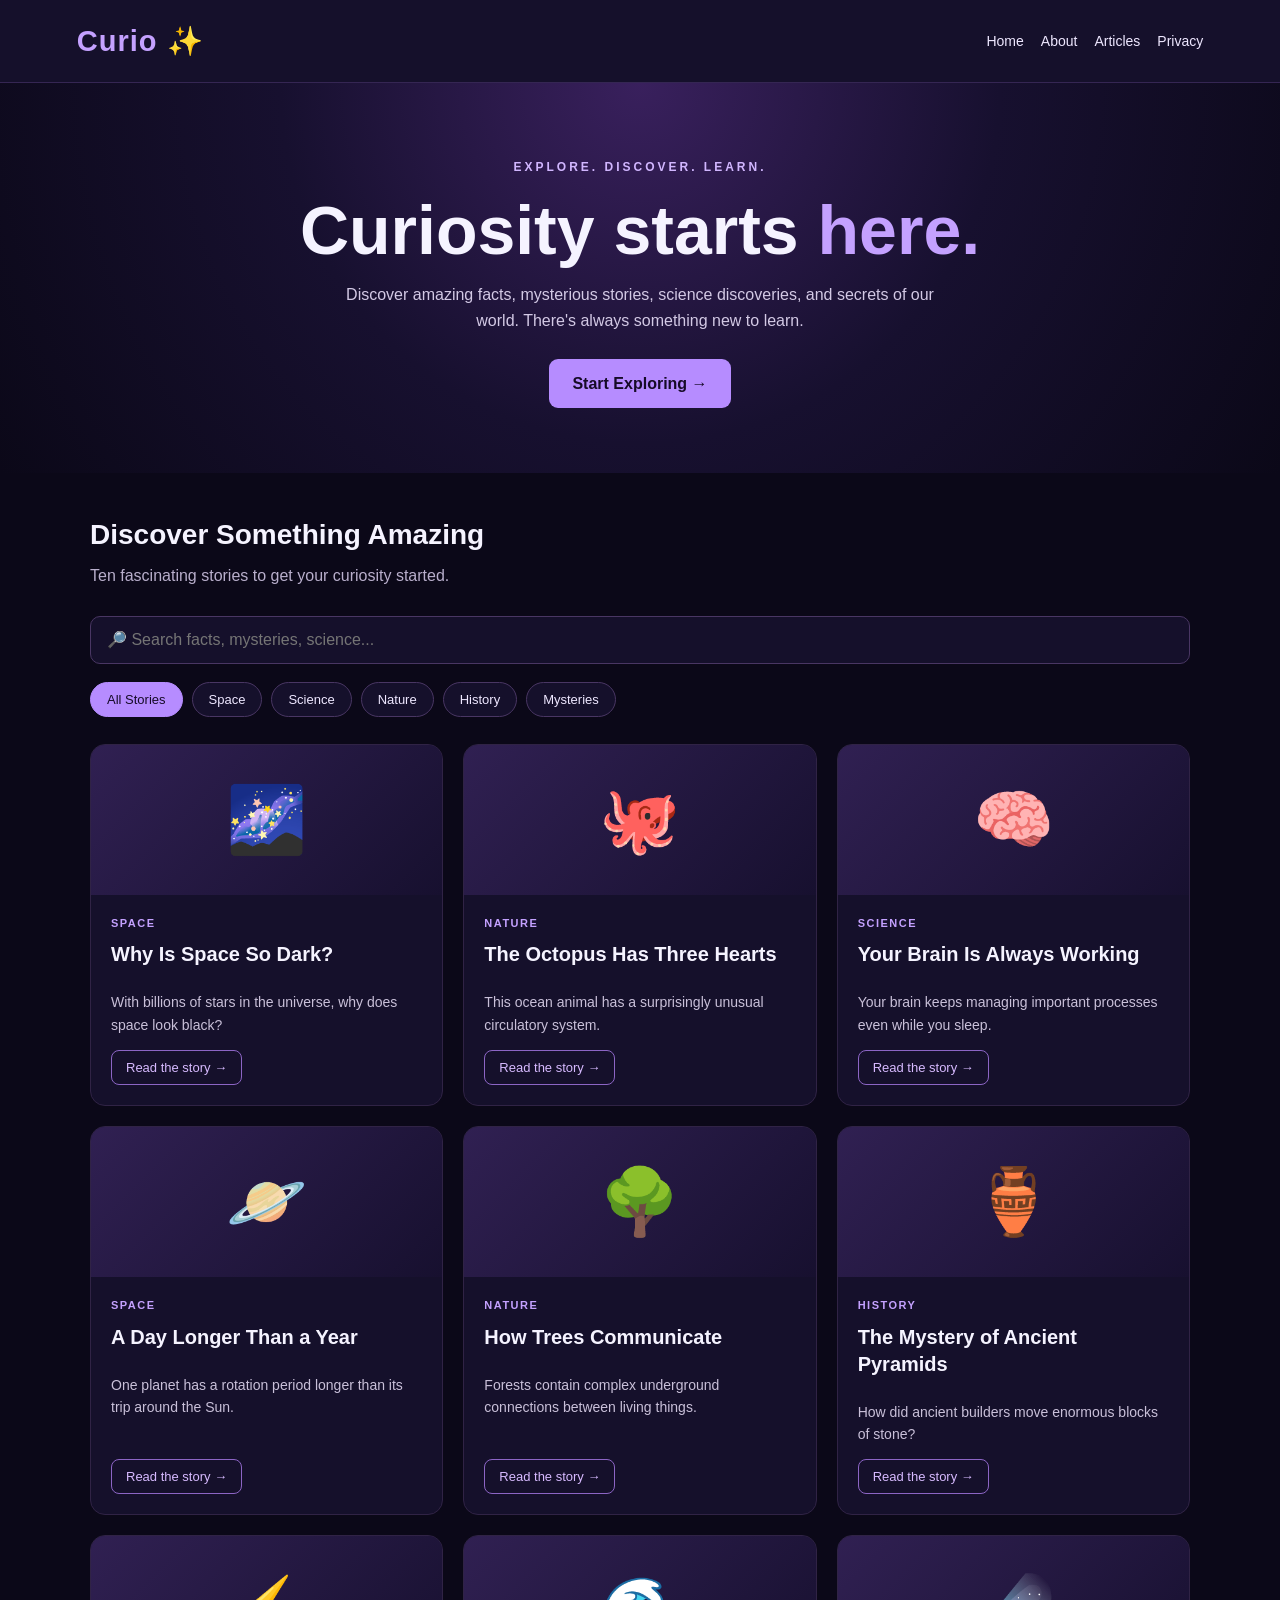
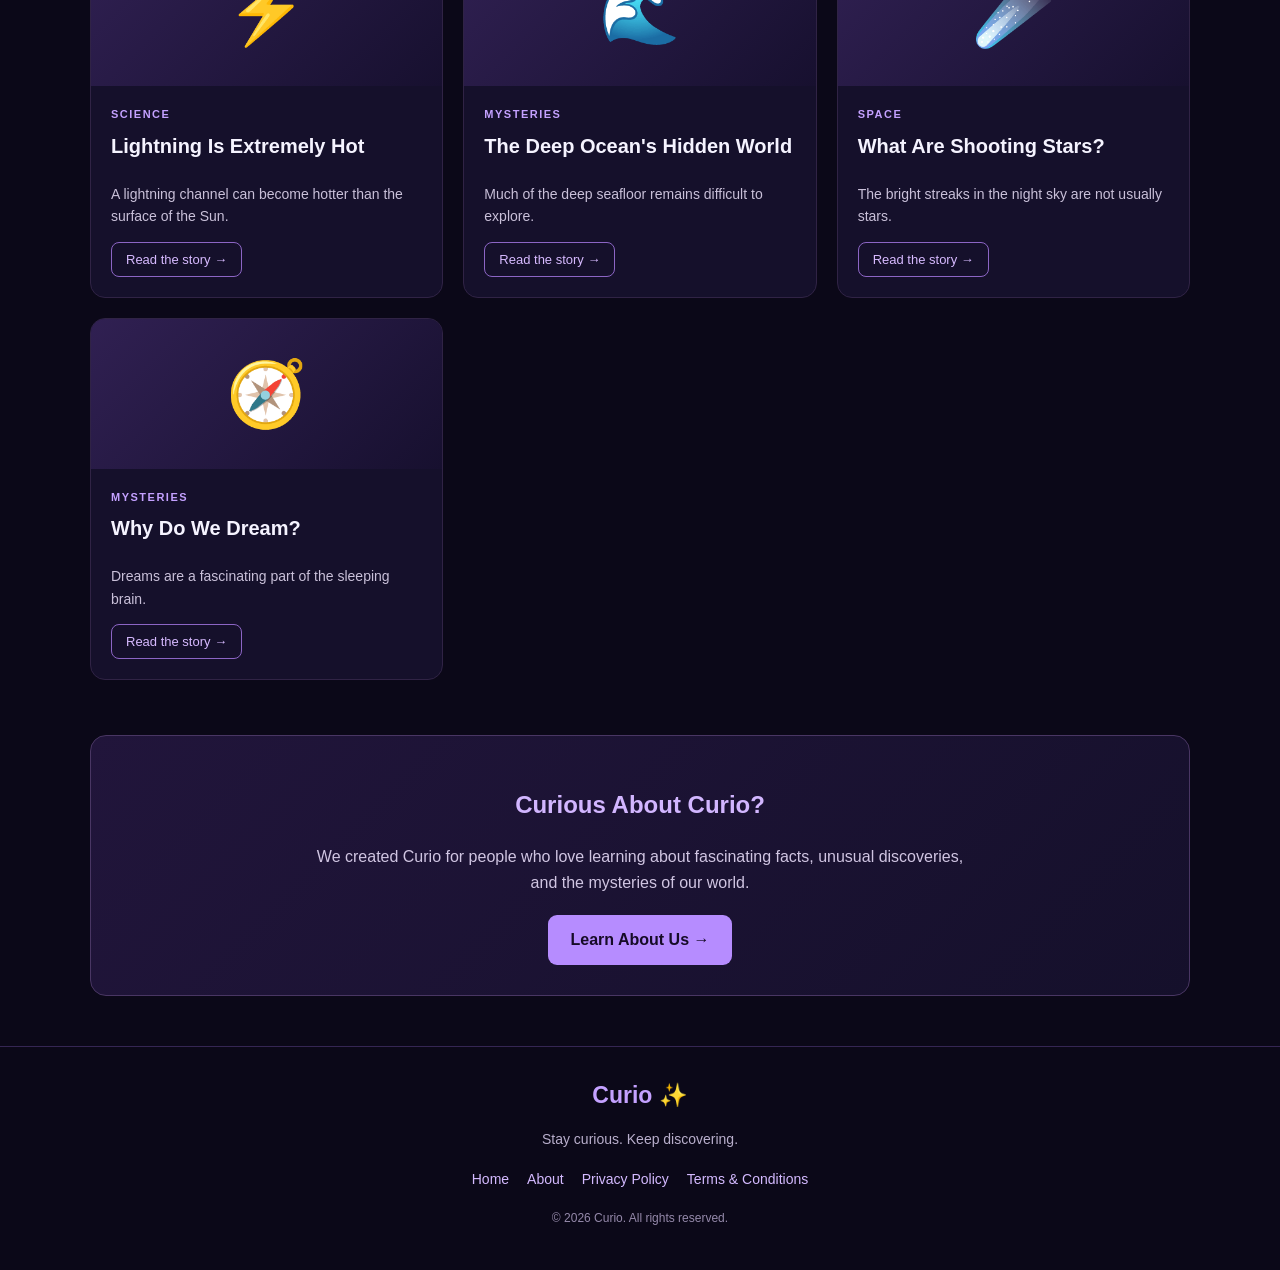
<file: index.html>
<!DOCTYPE html>
<html lang="en">
<head>
  <meta charset="UTF-8">
  <meta name="viewport" content="width=device-width, initial-scale=1.0">
  <meta name="description" content="Discover fascinating facts, mysterious stories, science discoveries, and amazing things about our world on Curio.">
  <meta name="theme-color" content="#0b0818">
  <title>Curio | Explore the Unknown</title>

  <style>
    * {
      box-sizing: border-box;
    }

    html {
      scroll-behavior: smooth;
    }

    body {
      margin: 0;
      font-family: Arial, Helvetica, sans-serif;
      background: #0b0818;
      color: #f5f3ff;
      line-height: 1.6;
    }

    a {
      color: inherit;
    }

    header {
      background: #15102b;
      border-bottom: 1px solid #352653;
      padding: 18px 6%;
      display: flex;
      justify-content: space-between;
      align-items: center;
      flex-wrap: wrap;
      gap: 14px;
    }

    .logo {
      color: #c4a1ff;
      font-size: 29px;
      font-weight: 800;
      text-decoration: none;
      letter-spacing: 1px;
    }

    nav {
      display: flex;
      flex-wrap: wrap;
      gap: 17px;
    }

    nav a {
      text-decoration: none;
      font-size: 14px;
      color: #eee7ff;
    }

    nav a:hover,
    footer a:hover {
      color: #c4a1ff;
    }

    .hero {
      text-align: center;
      padding: 75px 20px 65px;
      background: radial-gradient(
        circle at top,
        #39205d 0%,
        #17102f 48%,
        #0b0818 100%
      );
    }

    .eyebrow {
      color: #d1b6ff;
      text-transform: uppercase;
      letter-spacing: 3px;
      font-size: 12px;
      font-weight: bold;
    }

    .hero h1 {
      font-size: clamp(38px, 8vw, 68px);
      line-height: 1.1;
      margin: 15px 0;
    }

    .hero h1 span {
      color: #c4a1ff;
    }

    .hero p {
      color: #d3c9e5;
      max-width: 600px;
      margin: 0 auto 25px;
    }

    .hero-button {
      display: inline-block;
      background: #b68cff;
      color: #160b27;
      padding: 12px 23px;
      border-radius: 9px;
      text-decoration: none;
      font-weight: bold;
    }

    .hero-button:hover {
      background: #d0b5ff;
    }

    .container {
      width: min(1100px, 90%);
      margin: 40px auto;
    }

    .section-heading {
      margin-bottom: 22px;
    }

    .section-heading h2 {
      margin-bottom: 5px;
      font-size: 28px;
    }

    .section-heading p {
      color: #b9afcc;
      margin-top: 0;
    }

    .search-box {
      width: 100%;
      padding: 14px 16px;
      margin: 5px 0 18px;
      background: #15102b;
      border: 1px solid #493663;
      border-radius: 10px;
      color: #ffffff;
      font-size: 16px;
      outline: none;
    }

    .search-box:focus {
      border-color: #c4a1ff;
    }

    .filters {
      display: flex;
      flex-wrap: wrap;
      gap: 9px;
      margin-bottom: 27px;
    }

    .filter-btn {
      border: 1px solid #493663;
      background: #15102b;
      color: #eee7ff;
      border-radius: 20px;
      padding: 9px 16px;
      cursor: pointer;
      font-size: 13px;
    }

    .filter-btn:hover,
    .filter-btn.active {
      background: #b68cff;
      border-color: #b68cff;
      color: #160b27;
    }

    .article-grid {
      display: grid;
      grid-template-columns: repeat(3, minmax(0, 1fr));
      gap: 20px;
    }

    .article-card {
      background: #15102b;
      border: 1px solid #302345;
      border-radius: 15px;
      overflow: hidden;
      display: flex;
      flex-direction: column;
      transition: transform 0.2s, border-color 0.2s;
    }

    .article-card:hover {
      transform: translateY(-4px);
      border-color: #7652a6;
    }

    .article-art {
      min-height: 150px;
      display: flex;
      justify-content: center;
      align-items: center;
      font-size: 65px;
      background: linear-gradient(135deg, #302052, #17102f);
    }

    .article-content {
      padding: 20px;
      display: flex;
      flex-direction: column;
      flex: 1;
    }

    .category {
      color: #c4a1ff;
      font-size: 11px;
      text-transform: uppercase;
      letter-spacing: 1.5px;
      font-weight: bold;
    }

    .article-content h3 {
      font-size: 20px;
      line-height: 1.35;
      margin: 9px 0;
    }

    .article-content p {
      color: #c9c0d9;
      font-size: 14px;
    }

    .article-content .article-body {
      color: #e6dff0;
      border-top: 1px solid #352653;
      padding-top: 12px;
      margin-top: 5px;
    }

    .read-btn {
      margin-top: auto;
      align-self: flex-start;
      padding: 9px 14px;
      border: 1px solid #8c65c5;
      background: transparent;
      color: #d7baff;
      border-radius: 8px;
      cursor: pointer;
      font-size: 13px;
    }

    .read-btn:hover {
      background: #302052;
    }

    .empty-message {
      display: none;
      color: #c9c0d9;
      text-align: center;
      padding: 30px 10px;
    }

    .about-strip {
      margin-top: 55px;
      padding: 30px;
      border-radius: 16px;
      border: 1px solid #493663;
      background: linear-gradient(135deg, #21153b, #15102b);
      text-align: center;
    }

    .about-strip h2 {
      color: #d2b6ff;
    }

    .about-strip p {
      color: #d0c5e2;
      max-width: 650px;
      margin: 0 auto 20px;
    }

    footer {
      margin-top: 50px;
      padding: 30px 15px;
      border-top: 1px solid #352653;
      text-align: center;
      color: #b9afcc;
      font-size: 14px;
    }

    footer .footer-logo {
      font-size: 23px;
      font-weight: bold;
      color: #c4a1ff;
      margin-bottom: 5px;
    }

    .footer-links {
      display: flex;
      justify-content: center;
      flex-wrap: wrap;
      gap: 18px;
      margin: 18px 0;
    }

    .footer-links a {
      color: #d4baff;
      text-decoration: none;
    }

    .copyright {
      font-size: 12px;
      color: #9589aa;
    }

    @media (max-width: 850px) {
      .article-grid {
        grid-template-columns: repeat(2, minmax(0, 1fr));
      }
    }

    @media (max-width: 560px) {
      header {
        padding: 16px 5%;
      }

      nav {
        gap: 12px;
      }

      .hero {
        padding: 55px 18px;
      }

      .article-grid {
        grid-template-columns: 1fr;
      }

      .container {
        width: 92%;
      }
    }
  </style>
</head>

<body>

  <header>
    <a class="logo" href="index.html">Curio ✨</a>

    <nav>
      <a href="index.html">Home</a>
      <a href="about.html">About</a>
      <a href="#articles">Articles</a>
      <a href="privacy.html">Privacy</a>
    </nav>
  </header>

  <section class="hero">
    <div class="eyebrow">Explore. Discover. Learn.</div>
    <h1>Curiosity starts <span>here.</span></h1>
    <p>
      Discover amazing facts, mysterious stories, science discoveries,
      and secrets of our world. There's always something new to learn.
    </p>
    <a class="hero-button" href="#articles">Start Exploring →</a>
  </section>

  <main class="container" id="articles">

    <div class="section-heading">
      <h2>Discover Something Amazing</h2>
      <p>Ten fascinating stories to get your curiosity started.</p>
    </div>

    <input
      class="search-box"
      type="search"
      id="searchInput"
      placeholder="🔎 Search facts, mysteries, science..."
      aria-label="Search articles"
    >

    <div class="filters" aria-label="Filter articles by category">
      <button class="filter-btn active" data-category="all">All Stories</button>
      <button class="filter-btn" data-category="space">Space</button>
      <button class="filter-btn" data-category="science">Science</button>
      <button class="filter-btn" data-category="nature">Nature</button>
      <button class="filter-btn" data-category="history">History</button>
      <button class="filter-btn" data-category="mystery">Mysteries</button>
    </div>

    <div class="article-grid" id="articleGrid">

      <article class="article-card" data-category="space">
        <div class="article-art">🌌</div>
        <div class="article-content">
          <span class="category">Space</span>
          <h3>Why Is Space So Dark?</h3>
          <p>With billions of stars in the universe, why does space look black?</p>
          <div class="article-body" hidden>
            Space looks dark because the universe is expanding and has a finite
            age. Light from many distant stars and galaxies has not had enough
            time to reach us. Light also spreads out as the universe expands.
            The night sky is not filled with visible light from every direction.
          </div>
          <button class="read-btn">Read the story →</button>
        </div>
      </article>

      <article class="article-card" data-category="nature">
        <div class="article-art">🐙</div>
        <div class="article-content">
          <span class="category">Nature</span>
          <h3>The Octopus Has Three Hearts</h3>
          <p>This ocean animal has a surprisingly unusual circulatory system.</p>
          <div class="article-body" hidden>
            An octopus has three hearts. Two pump blood toward the gills,
            where oxygen is collected. The third pumps blood to the rest of
            the body. Octopus blood is blue because it uses a copper-containing
            protein called hemocyanin to carry oxygen.
          </div>
          <button class="read-btn">Read the story →</button>
        </div>
      </article>

      <article class="article-card" data-category="science">
        <div class="article-art">🧠</div>
        <div class="article-content">
          <span class="category">Science</span>
          <h3>Your Brain Is Always Working</h3>
          <p>Your brain keeps managing important processes even while you sleep.</p>
          <div class="article-body" hidden>
            Your brain helps control breathing, memory, movement, and many
            other functions. During sleep, it remains active and cycles through
            different stages. Sleep also supports learning and memory.
            Your brain does not simply switch off when you go to bed.
          </div>
          <button class="read-btn">Read the story →</button>
        </div>
      </article>

      <article class="article-card" data-category="space">
        <div class="article-art">🪐</div>
        <div class="article-content">
          <span class="category">Space</span>
          <h3>A Day Longer Than a Year</h3>
          <p>One planet has a rotation period longer than its trip around the Sun.</p>
          <div class="article-body" hidden>
            Venus takes about 243 Earth days to rotate once relative to the
            distant stars, but it takes about 225 Earth days to orbit the Sun.
            Venus also rotates in the opposite direction to most planets.
            Its thick atmosphere makes its surface extremely hot.
          </div>
          <button class="read-btn">Read the story →</button>
        </div>
      </article>

      <article class="article-card" data-category="nature">
        <div class="article-art">🌳</div>
        <div class="article-content">
          <span class="category">Nature</span>
          <h3>How Trees Communicate</h3>
          <p>Forests contain complex underground connections between living things.</p>
          <div class="article-body" hidden>
            Tree roots can connect with fungi that form networks in the soil.
            These fungi help plants obtain nutrients and water. Scientists
            study how resources and chemical signals move through these
            relationships. However, popular claims about trees deliberately
            talking like humans often oversimplify the science.
          </div>
          <button class="read-btn">Read the story →</button>
        </div>
      </article>

      <article class="article-card" data-category="history">
        <div class="article-art">🏺</div>
        <div class="article-content">
          <span class="category">History</span>
          <h3>The Mystery of Ancient Pyramids</h3>
          <p>How did ancient builders move enormous blocks of stone?</p>
          <div class="article-body" hidden>
            Ancient Egyptian pyramid builders used skilled labour, planning,
            tools, and systems for transporting stone. Archaeological evidence
            helps researchers understand how construction worked. Some details
            remain debated, but there is strong evidence of human engineering,
            not a need to assume supernatural explanations.
          </div>
          <button class="read-btn">Read the story →</button>
        </div>
      </article>

      <article class="article-card" data-category="science">
        <div class="article-art">⚡</div>
        <div class="article-content">
          <span class="category">Science</span>
          <h3>Lightning Is Extremely Hot</h3>
          <p>A lightning channel can become hotter than the surface of the Sun.</p>
          <div class="article-body" hidden>
            The air in a lightning channel can briefly reach temperatures
            around 30,000 kelvin, several times hotter than the Sun's visible
            surface. The rapid heating makes the air expand suddenly.
            That expansion produces the sound wave we hear as thunder.
          </div>
          <button class="read-btn">Read the story →</button>
        </div>
      </article>

      <article class="article-card" data-category="mystery">
        <div class="article-art">🌊</div>
        <div class="article-content">
          <span class="category">Mysteries</span>
          <h3>The Deep Ocean's Hidden World</h3>
          <p>Much of the deep seafloor remains difficult to explore.</p>
          <div class="article-body" hidden>
            The deep ocean has crushing pressure, near-freezing temperatures
            in many areas, and almost complete darkness. Special submersibles
            and remotely operated vehicles help researchers study it.
            New observations continue to reveal unfamiliar animals and
            ecosystems, including communities around hydrothermal vents.
          </div>
          <button class="read-btn">Read the story →</button>
        </div>
      </article>

      <article class="article-card" data-category="space">
        <div class="article-art">☄️</div>
        <div class="article-content">
          <span class="category">Space</span>
          <h3>What Are Shooting Stars?</h3>
          <p>The bright streaks in the night sky are not usually stars.</p>
          <div class="article-body" hidden>
            A shooting star is a meteor: a streak of light produced when a
            small piece of space debris enters Earth's atmosphere and heats
            the surrounding gas. Most meteors are caused by tiny particles.
            If a piece survives and reaches the ground, it is called a meteorite.
          </div>
          <button class="read-btn">Read the story →</button>
        </div>
      </article>

      <article class="article-card" data-category="mystery">
        <div class="article-art">🧭</div>
        <div class="article-content">
          <span class="category">Mysteries</span>
          <h3>Why Do We Dream?</h3>
          <p>Dreams are a fascinating part of the sleeping brain.</p>
          <div class="article-body" hidden>
            Dreams can happen during several stages of sleep and are often
            vivid during REM sleep. Researchers have different ideas about
            why we dream. Possible explanations include processing emotions,
            organising memories, and the brain making sense of activity
            during sleep. There is no single explanation for every dream.
          </div>
          <button class="read-btn">Read the story →</button>
        </div>
      </article>

    </div>

    <p class="empty-message" id="emptyMessage">
      No stories found. Try another search or choose a different category.
    </p>

    <section class="about-strip">
      <h2>Curious About Curio?</h2>
      <p>
        We created Curio for people who love learning about fascinating facts,
        unusual discoveries, and the mysteries of our world.
      </p>
      <a class="hero-button" href="about.html">Learn About Us →</a>
    </section>

  </main>

  <footer>
    <div class="footer-logo">Curio ✨</div>
    <p>Stay curious. Keep discovering.</p>

    <div class="footer-links">
      <a href="index.html">Home</a>
      <a href="about.html">About</a>
      <a href="privacy.html">Privacy Policy</a>
      <a href="terms.html">Terms &amp; Conditions</a>
    </div>

    <p class="copyright">
      © 2026 Curio. All rights reserved.
    </p>
  </footer>

  <script>
    const searchInput = document.getElementById("searchInput");
    const cards = Array.from(document.querySelectorAll(".article-card"));
    const filterButtons = document.querySelectorAll(".filter-btn");
    const emptyMessage = document.getElementById("emptyMessage");

    let selectedCategory = "all";

    function filterArticles() {
      const searchTerm = searchInput.value.toLowerCase().trim();
      let visibleCount = 0;

      cards.forEach(function(card) {
        const category = card.dataset.category;
        const text = card.innerText.toLowerCase();

        const matchesCategory =
          selectedCategory === "all" ||
          category === selectedCategory;

        const matchesSearch = text.includes(searchTerm);
        const show = matchesCategory && matchesSearch;

        card.style.display = show ? "flex" : "none";

        if (show) {
          visibleCount++;
        }
      });

      emptyMessage.style.display =
        visibleCount === 0 ? "block" : "none";
    }

    filterButtons.forEach(function(button) {
      button.addEventListener("click", function() {
        selectedCategory = button.dataset.category;

        filterButtons.forEach(function(item) {
          item.classList.remove("active");
        });

        button.classList.add("active");
        filterArticles();
      });
    });

    searchInput.addEventListener("input", filterArticles);

    document.querySelectorAll(".read-btn").forEach(function(button) {
      button.addEventListener("click", function() {
        const card = button.closest(".article-card");
        const articleBody = card.querySelector(".article-body");
        const isHidden = articleBody.hidden;

        articleBody.hidden = !isHidden;
        button.textContent = isHidden
          ? "Show less ↑"
          : "Read the story →";
      });
    });
  </script>

</body>
</html>
</file>
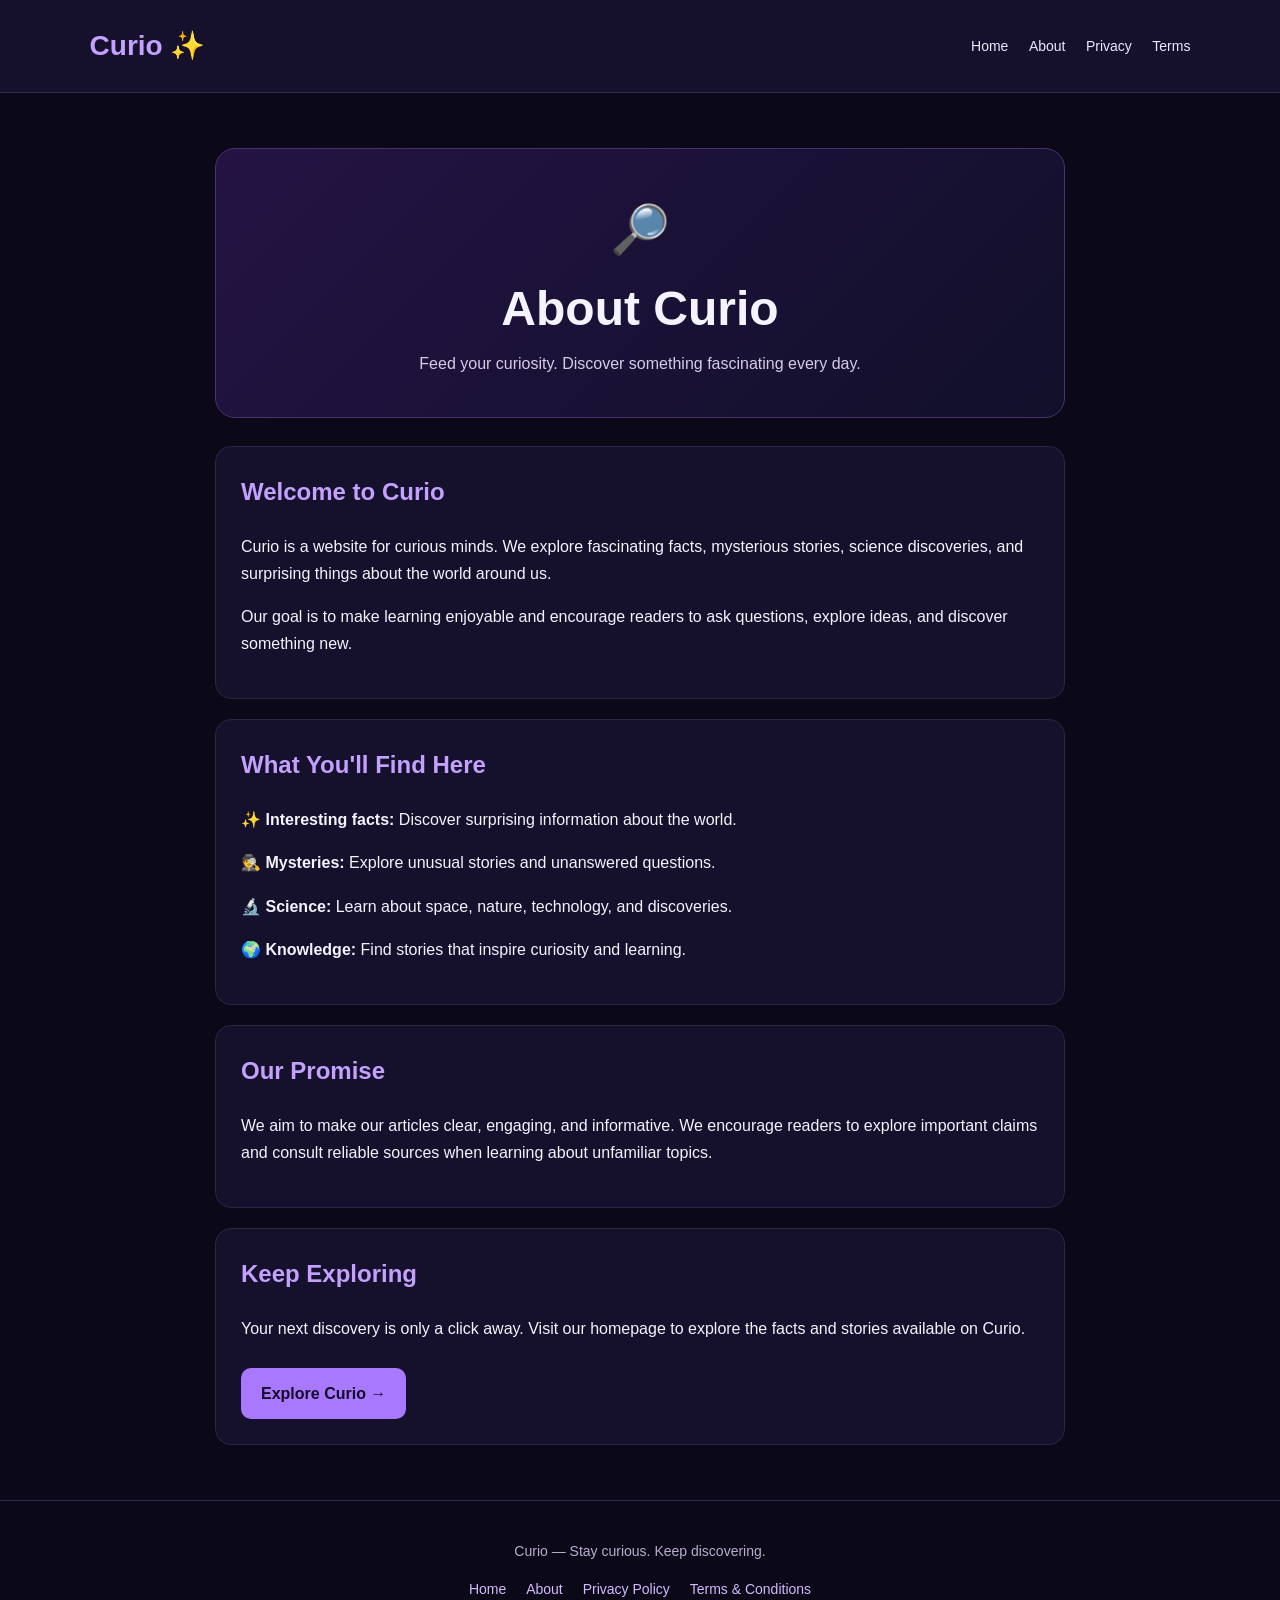
<file: about.html>
<!DOCTYPE html>
<html lang="en">
<head>
  <meta charset="UTF-8">
  <meta name="viewport" content="width=device-width, initial-scale=1.0">
  <meta name="description" content="Learn about Curio, your home for fascinating facts, mysteries, science, and discoveries.">
  <title>About Curio | Curious Minds</title>

  <style>
    * {
      box-sizing: border-box;
    }

    body {
      margin: 0;
      font-family: Arial, Helvetica, sans-serif;
      background: #0b0818;
      color: #f5f3ff;
      line-height: 1.7;
    }

    header {
      padding: 22px 7%;
      background: #15102b;
      border-bottom: 1px solid #352653;
      display: flex;
      justify-content: space-between;
      align-items: center;
      flex-wrap: wrap;
      gap: 12px;
    }

    .logo {
      font-size: 28px;
      font-weight: bold;
      color: #c4a1ff;
      text-decoration: none;
    }

    nav a {
      color: #eee7ff;
      text-decoration: none;
      margin-left: 16px;
      font-size: 14px;
    }

    nav a:hover,
    footer a:hover {
      color: #c4a1ff;
    }

    main {
      width: min(850px, 90%);
      margin: 55px auto;
    }

    .hero {
      text-align: center;
      padding: 40px 20px;
      background: linear-gradient(135deg, #241344, #11102a);
      border: 1px solid #49316d;
      border-radius: 20px;
      margin-bottom: 28px;
    }

    .hero .symbol {
      font-size: 48px;
    }

    h1 {
      font-size: clamp(32px, 7vw, 48px);
      line-height: 1.2;
      margin: 10px 0;
    }

    h2 {
      color: #c4a1ff;
      margin-top: 0;
    }

    .hero p {
      color: #d6cce8;
      max-width: 600px;
      margin: 12px auto 0;
    }

    section {
      background: #15102b;
      border: 1px solid #302345;
      border-radius: 16px;
      padding: 25px;
      margin: 20px 0;
    }

    .home-link {
      display: inline-block;
      margin-top: 10px;
      padding: 12px 20px;
      background: #a879ff;
      color: #150b28;
      border-radius: 10px;
      text-decoration: none;
      font-weight: bold;
    }

    footer {
      text-align: center;
      padding: 25px 15px;
      border-top: 1px solid #352653;
      color: #b9afcc;
      font-size: 14px;
    }

    footer a {
      color: #d4baff;
      text-decoration: none;
      margin: 0 8px;
    }
  </style>
</head>

<body>
  <header>
    <a class="logo" href="index.html">Curio ✨</a>

    <nav>
      <a href="index.html">Home</a>
      <a href="about.html">About</a>
      <a href="privacy.html">Privacy</a>
      <a href="terms.html">Terms</a>
    </nav>
  </header>

  <main>
    <div class="hero">
      <div class="symbol">🔎</div>
      <h1>About Curio</h1>
      <p>
        Feed your curiosity. Discover something fascinating every day.
      </p>
    </div>

    <section>
      <h2>Welcome to Curio</h2>
      <p>
        Curio is a website for curious minds. We explore fascinating facts,
        mysterious stories, science discoveries, and surprising things about
        the world around us.
      </p>
      <p>
        Our goal is to make learning enjoyable and encourage readers to ask
        questions, explore ideas, and discover something new.
      </p>
    </section>

    <section>
      <h2>What You'll Find Here</h2>
      <p>✨ <strong>Interesting facts:</strong> Discover surprising information about the world.</p>
      <p>🕵️ <strong>Mysteries:</strong> Explore unusual stories and unanswered questions.</p>
      <p>🔬 <strong>Science:</strong> Learn about space, nature, technology, and discoveries.</p>
      <p>🌍 <strong>Knowledge:</strong> Find stories that inspire curiosity and learning.</p>
    </section>

    <section>
      <h2>Our Promise</h2>
      <p>
        We aim to make our articles clear, engaging, and informative.
        We encourage readers to explore important claims and consult reliable
        sources when learning about unfamiliar topics.
      </p>
    </section>

    <section>
      <h2>Keep Exploring</h2>
      <p>
        Your next discovery is only a click away. Visit our homepage to explore
        the facts and stories available on Curio.
      </p>
      <a class="home-link" href="index.html">Explore Curio →</a>
    </section>
  </main>

  <footer>
    <p>Curio — Stay curious. Keep discovering.</p>
    <a href="index.html">Home</a>
    <a href="about.html">About</a>
    <a href="privacy.html">Privacy Policy</a>
    <a href="terms.html">Terms &amp; Conditions</a>
  </footer>
</body>
</html>
</file>
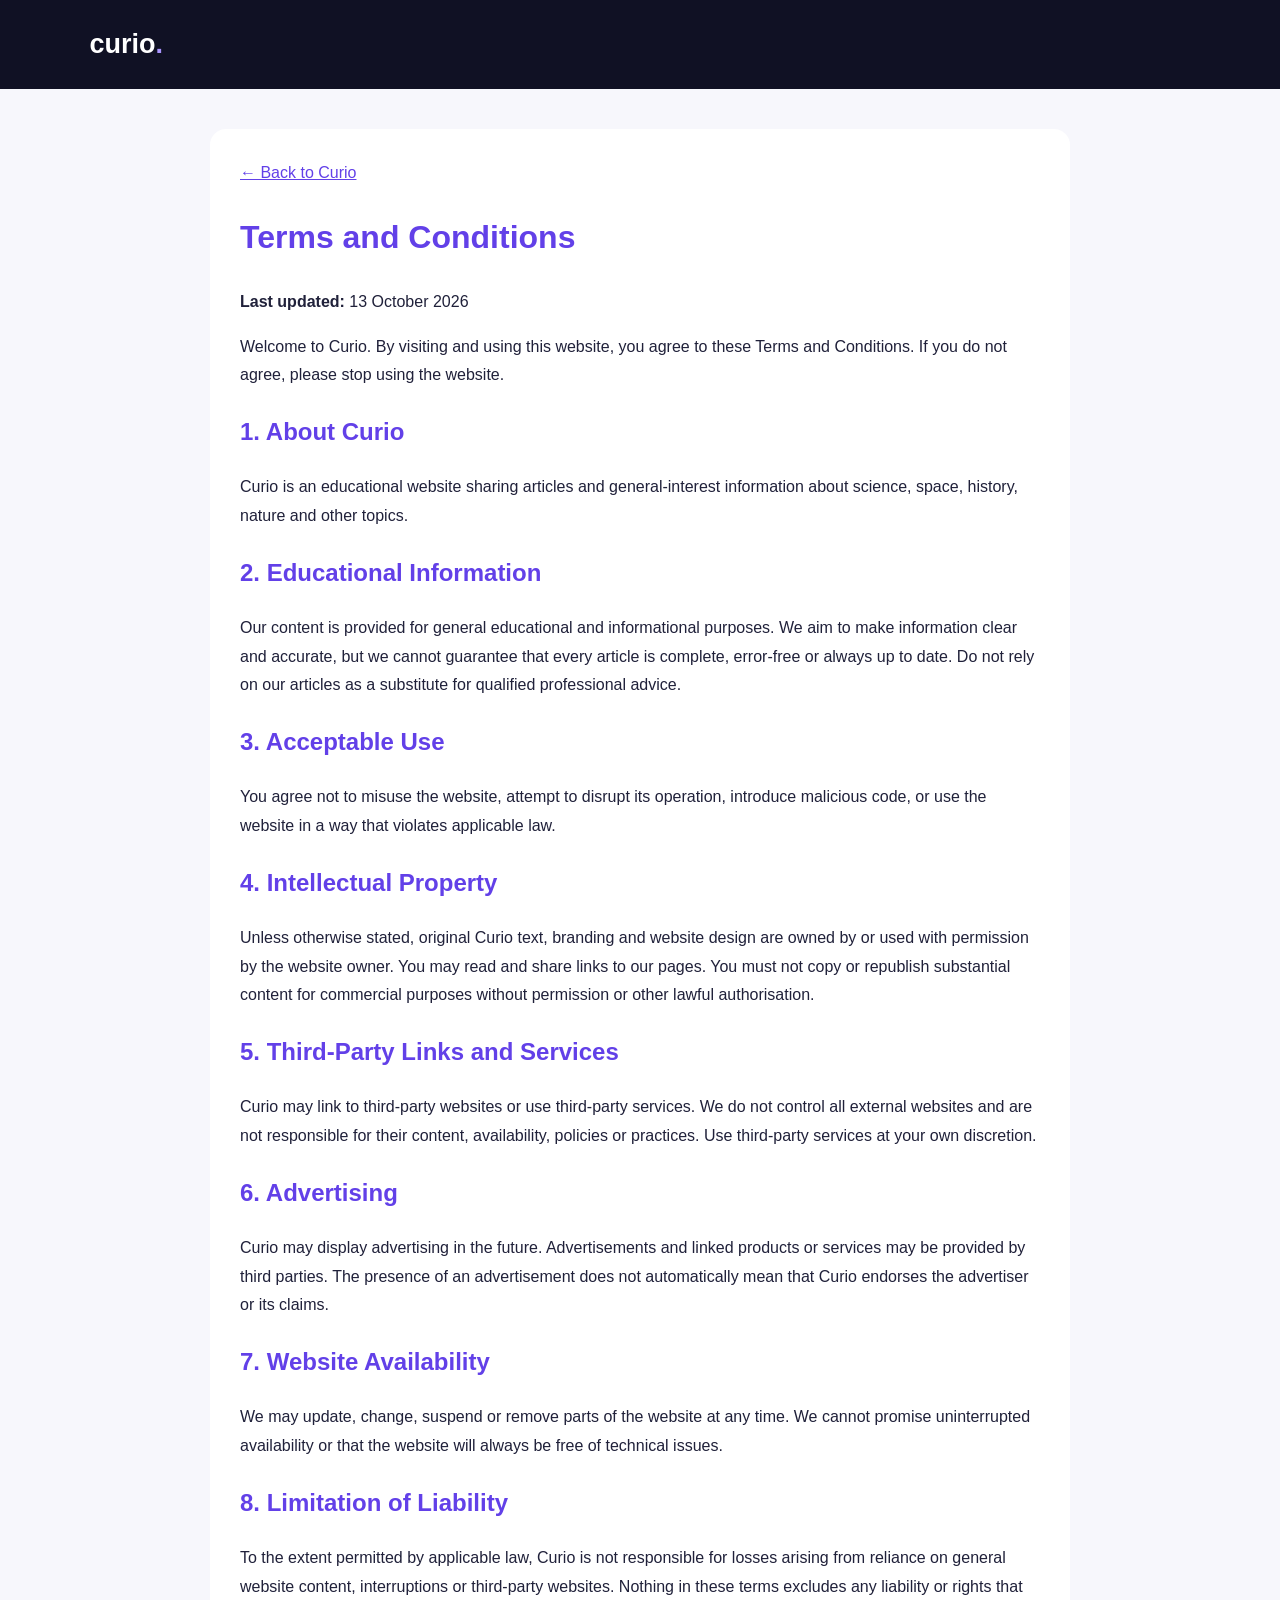
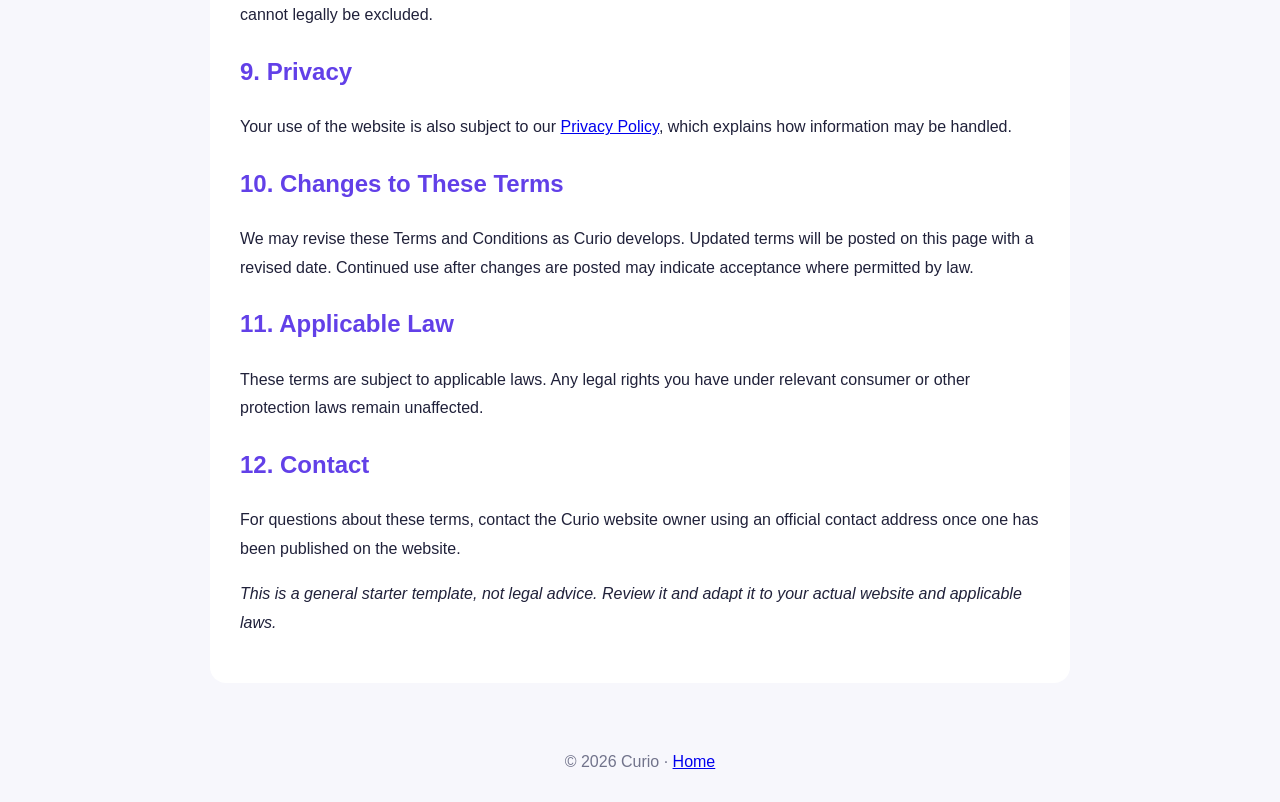
<file: terms.html>
<!DOCTYPE html>
<html lang="en">
<head>
  <meta charset="UTF-8">
  <meta name="viewport" content="width=device-width, initial-scale=1.0">
  <meta name="description" content="Read the Terms and Conditions for using the Curio website.">
  <title>Terms and Conditions | Curio</title>
  <style>
    body {
      font-family: Arial, sans-serif;
      background: #f7f7fc;
      color: #20213a;
      line-height: 1.8;
      margin: 0;
    }
    header {
      background: #101124;
      padding: 20px 7%;
    }
    header a {
      color: white;
      font-size: 27px;
      font-weight: bold;
      text-decoration: none;
    }
    header span { color: #a994ff; }
    main {
      max-width: 800px;
      margin: 40px auto;
      padding: 30px;
      background: white;
      border-radius: 16px;
    }
    h1, h2 { color: #6240e8; }
    .back { color: #6240e8; }
    footer {
      text-align: center;
      padding: 25px;
      color: #71738b;
    }
    @media(max-width:600px) {
      main { margin: 20px 12px; padding: 22px; }
    }
  </style>
</head>
<body>
  <header>
    <a href="index.html">curio<span>.</span></a>
  </header>

  <main>
    <a class="back" href="index.html">← Back to Curio</a>
    <h1>Terms and Conditions</h1>
    <p><strong>Last updated:</strong> 13 October 2026</p>

    <p>Welcome to Curio. By visiting and using this website, you agree to these Terms and Conditions. If you do not agree, please stop using the website.</p>

    <h2>1. About Curio</h2>
    <p>Curio is an educational website sharing articles and general-interest information about science, space, history, nature and other topics.</p>

    <h2>2. Educational Information</h2>
    <p>Our content is provided for general educational and informational purposes. We aim to make information clear and accurate, but we cannot guarantee that every article is complete, error-free or always up to date. Do not rely on our articles as a substitute for qualified professional advice.</p>

    <h2>3. Acceptable Use</h2>
    <p>You agree not to misuse the website, attempt to disrupt its operation, introduce malicious code, or use the website in a way that violates applicable law.</p>

    <h2>4. Intellectual Property</h2>
    <p>Unless otherwise stated, original Curio text, branding and website design are owned by or used with permission by the website owner. You may read and share links to our pages. You must not copy or republish substantial content for commercial purposes without permission or other lawful authorisation.</p>

    <h2>5. Third-Party Links and Services</h2>
    <p>Curio may link to third-party websites or use third-party services. We do not control all external websites and are not responsible for their content, availability, policies or practices. Use third-party services at your own discretion.</p>

    <h2>6. Advertising</h2>
    <p>Curio may display advertising in the future. Advertisements and linked products or services may be provided by third parties. The presence of an advertisement does not automatically mean that Curio endorses the advertiser or its claims.</p>

    <h2>7. Website Availability</h2>
    <p>We may update, change, suspend or remove parts of the website at any time. We cannot promise uninterrupted availability or that the website will always be free of technical issues.</p>

    <h2>8. Limitation of Liability</h2>
    <p>To the extent permitted by applicable law, Curio is not responsible for losses arising from reliance on general website content, interruptions or third-party websites. Nothing in these terms excludes any liability or rights that cannot legally be excluded.</p>

    <h2>9. Privacy</h2>
    <p>Your use of the website is also subject to our <a href="privacy.html">Privacy Policy</a>, which explains how information may be handled.</p>

    <h2>10. Changes to These Terms</h2>
    <p>We may revise these Terms and Conditions as Curio develops. Updated terms will be posted on this page with a revised date. Continued use after changes are posted may indicate acceptance where permitted by law.</p>

    <h2>11. Applicable Law</h2>
    <p>These terms are subject to applicable laws. Any legal rights you have under relevant consumer or other protection laws remain unaffected.</p>

    <h2>12. Contact</h2>
    <p>For questions about these terms, contact the Curio website owner using an official contact address once one has been published on the website.</p>

    <p><em>This is a general starter template, not legal advice. Review it and adapt it to your actual website and applicable laws.</em></p>
  </main>

  <footer>© <span id="year"></span> Curio · <a href="index.html">Home</a></footer>
  <script>
    document.getElementById("year").textContent = new Date().getFullYear();
  </script>
</body>
</html>
</file>
